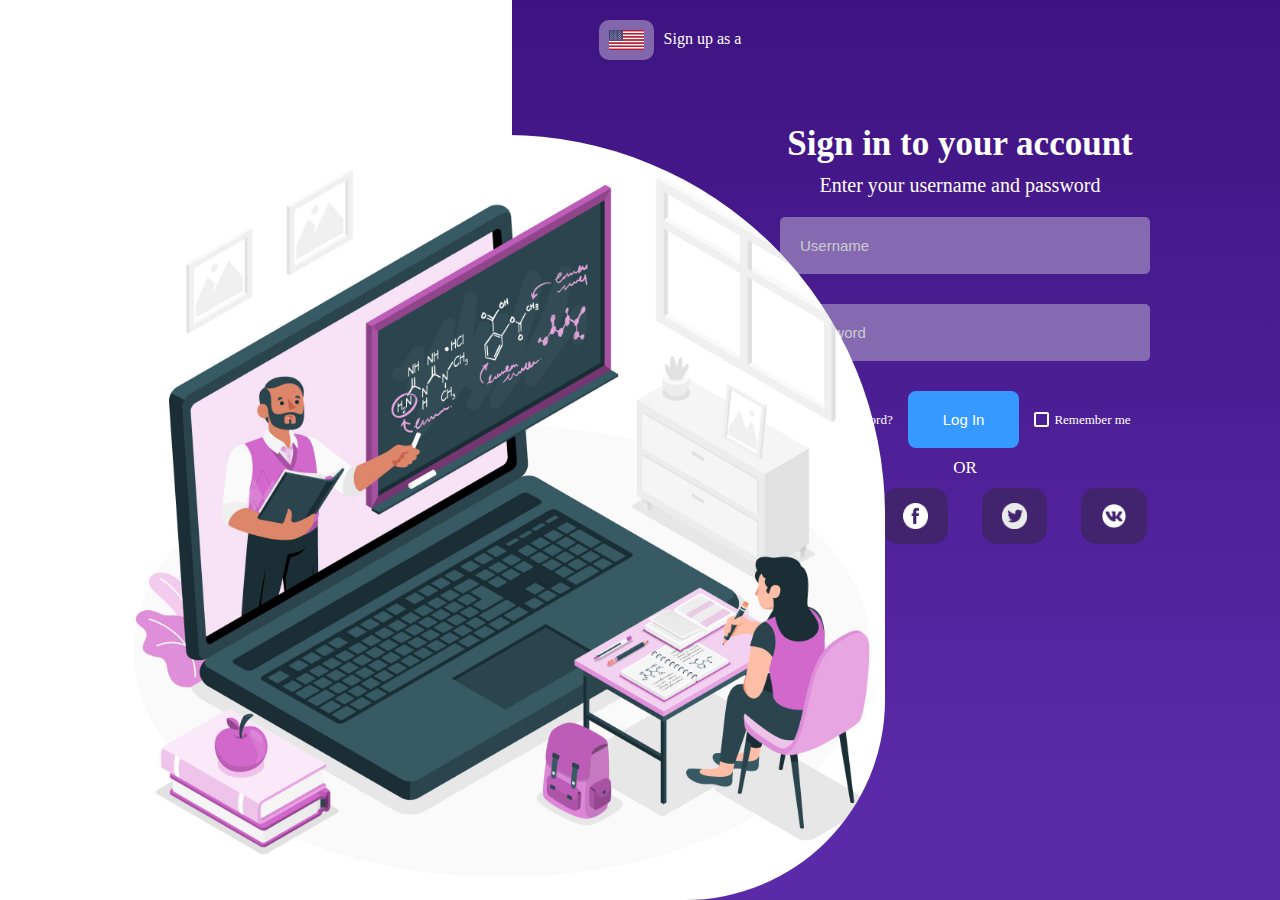
<file: index.html>
<!DOCTYPE html>
<html>
<head>
	<title>Registration</title>
	<meta charset="utf-8">
  <meta name="viewport" content="width-device-width, initial-scale=1.0">
	<link rel="stylesheet" type="text/css" href="css/style.css">
</head>
<body>
  <div class="canvas"></div>
   <div class="container">
   	<div class="dropdowns">
     <div class="dropdown">
   	    		<img src="img/lang.png" class="lang">

    <div class="dd-cont">
     <img src="img/arm-lang.jpg" height="20" width="35">
     <img src="img/lang.png" height="20" width="35">
  </div>

</div>
<div class="dropdown2">
     <span class="button">Sign up as a</span>
<div class="dd-cont2">
       <a href="teacher.html" class="button2">Teacher</a>
       <hr>
     <a href="student.html" class="button2">Student</a>
    </div>
  </div>

  </div>

   	    
   	  <h1 class="reg_text1">Sign in to your account</h1>
   	  <p class="reg_text">Enter your username and password</p>

    <div class="reg">
    	<form>
   	  		<input type="text" placeholder="Username" required="required" id="username" class="input">
   	  		<input type="password" placeholder="Password" required="required" class="input">
   	  		<div class="buttons">
   	  			<a href="" class="forgot">Forgot Password?</a>
   	  			<input type="button" name="" value="Log In" class="login_but">
   	  			<div class="checkbox"></div>
   	  			<span class="log-span">Remember me</span>
   	  		</div>
   	  		<p class="or">OR</p>
   	  		  <div class="socbut">
   	  			<img src="img/google.png" class="icon">
   	  			<img src="img/facebook.png"class="icon">
   	  			<img src="img/twitter.png"class="icon">
   	  			<img src="img/vk.png"class="icon">
   	  		</div>
   	  		   	  </form>
   	  		   	
     </div>
   </div>
   <img src="img/first.jpg" class="main_img">
</body>
</html>
</file>
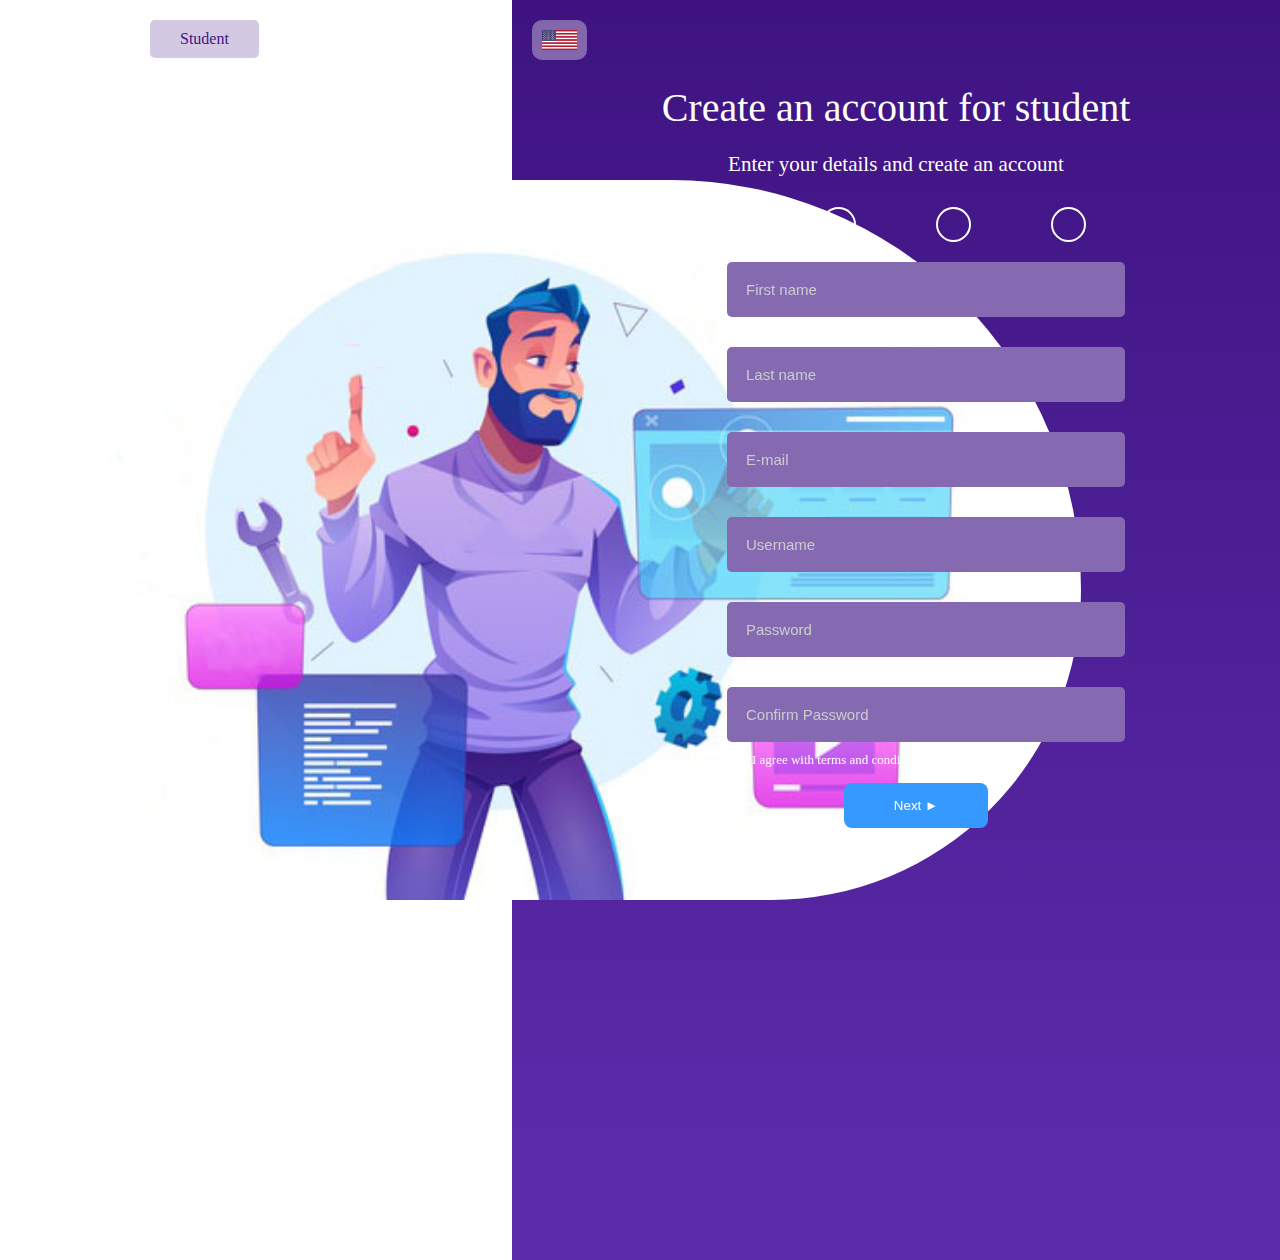
<file: student.html>
<!DOCTYPE html>
<html>
<head>
	<title>Registration</title>
	<meta charset="utf-8">
	<link rel="stylesheet" type="text/css" href="css/style3.css">
  <meta name="viewport" content="width-device-width, initial-scale=1.0">
</head>
<body>


    <img src="img/student.jpg" class="main_img">
  <div class="student"><span>Student</span></div>
   <div class="container">
    <div class="reg-texts">
      <div class="regg">
        <div class="dropdown">
            <img src="img/lang.png" class="lang">
    <div class="dd-cont">
     <img src="img/arm-lang.jpg" height="20" width="35">
     <img src="img/lang.png" height="20" width="35">
  </div>
</div>
<div class="student_1">Student</div>
  <p class="reg_text1">Create an account for student</p>
      <p class="reg_text">Enter your details and create an account</p>
      </div>
    
</div>
    <div class="reg">
      <div class="radios">
  <div class="radio"></div>
 <div class="radio"></div>
 <div class="radio"></div>
 <div class="radio"></div>
</div>
    	<form>
        
   	  		<input type="text" placeholder="First name" required="required" id="username" class="input">
   	  		<input type="text" placeholder="Last name" required="required" class="input">
          <input type="email" name="" placeholder="E-mail" required="required" class="input">
          <input type="text" placeholder="Username" required="required" class="input">
          <input type="password" placeholder="Password" required="required" class="input">
          <input type="password" name="" placeholder="Confirm Password" required="required" class="input" style="margin-bottom: 10px;">

   	  		<div class="buttons">
            <div class="checkbox"></div>
            <span class="log-span">I agree with terms and conditions</span>
          </div>
   	  			<input type="button" name="" value="Next &#9658;" class="login_but">
   	  		   	  </form>
   	  		   	
     </div>
   </div>
</body>
</html>
</file>
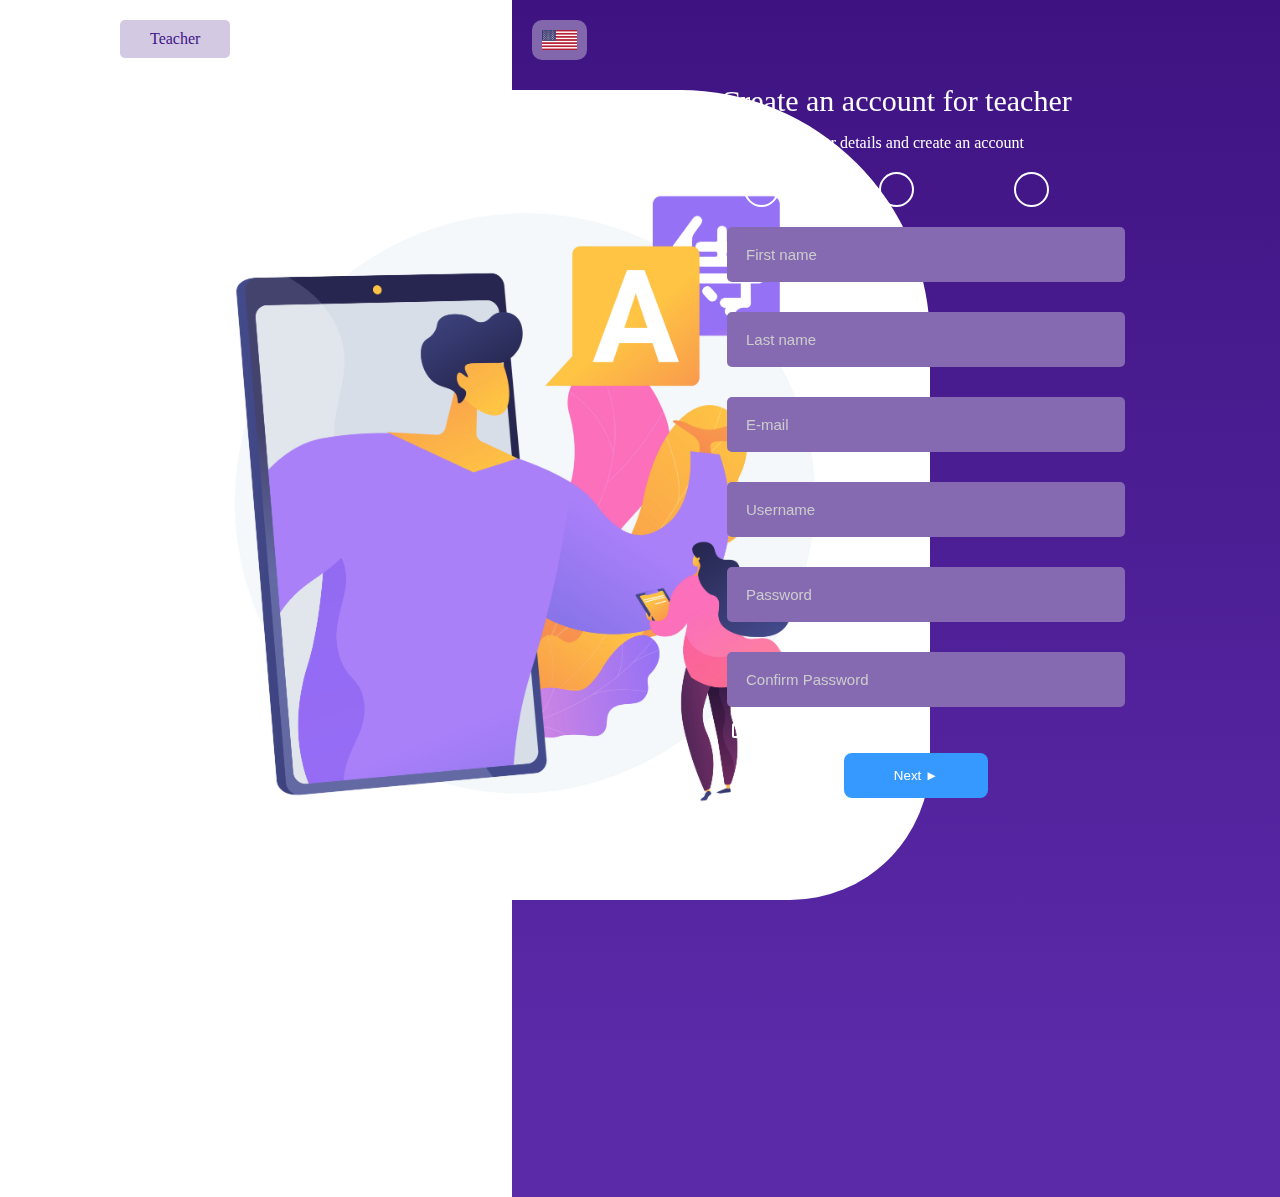
<file: teacher.html>
<!DOCTYPE html>
<html>
<head>
	<title>Registration</title>
	<meta charset="utf-8">
	<link rel="stylesheet" type="text/css" href="css/style2.css">
  <meta name="viewport" content="width-device-width, initial-scale=1.0">
</head>
<body>
  

	<img src="img/teacher.jpg" class="main_img">
      <div class="teacher"><span>Teacher</span></div>
   <div class="container">
    <div class="reg-texts">
      
<div class="regg">
  <div class="dropdown">
            <img src="img/lang.png" class="lang">
    <div class="dd-cont">
     <img src="img/arm-lang.jpg" height="20" width="35">
     <img src="img/lang.png" height="20" width="35">
  </div>
</div>
  <div class="teacher_1"><span>Teacher</span></div>
  <p class="reg_text1">Create an account for teacher</p>
      <p class="reg_text">Enter your details and create an account</p>
      <div class="reg">
        <div class="radios">
  <div class="radio"></div>
 <div class="radio"></div>
 <div class="radio" style="margin-right: 0px;"></div>
</div>
      <form>
        
          <input type="text" placeholder="First name" required="required" id="username" class="input">
          <input type="text" placeholder="Last name" required="required" class="input">
          <input type="email" name="" placeholder="E-mail" required="required" class="input">
          <input type="text" placeholder="Username" required="required" class="input">
          <input type="password" placeholder="Password" required="required" class="input">
          <input type="password" name="" placeholder="Confirm Password" required="required" class="input" style="margin-bottom: 25px;">

          <div class="buttons">
            <div class="checkbox"></div>
            <span class="log-span">I agree with terms and conditions</span>
          </div>
            <input type="button" name="" value="Next &#9658;" class="login_but">
                </form>
              
     </div>
</div>  
</div>
   </div>
   
</body>
</html>
</file>
<file: css/style.css>
body{
  margin:0;
  height: 100vh;
  background: #fff;
  font-family: Bradley Hand, cursive;
}


@media screen and (min-width: 1580px) , (max-width: 1600px){
  .main_img{
    left: 120px;
    bottom: 0px;
    height: 92%;
    border-top-right-radius: 380px;
  border-bottom-right-radius: 200px;
  margin: 0;
  display: block;
  position: absolute;
  bottom: 0px;
  }
.container{
  width: 100%;
  height: 100%;
  /*max-width: 60%;*/
  float: right;
  display: flex;
  align-items: center;
  flex-direction: column;
    background:linear-gradient( #3E1381 0%, #5B2AA9 90%);
    height: 100%;
    /*width: 60%;*/
}
  .lang{ height: 20px; width:35px; background:#8267AD; border: 10px solid #8267AD; border-radius: 10px; }
.canvas{
  float: left;
  height: 100%;
  width: 40%;
  position: absolute;
  background: white;
}
.input{
  width: 360px;
  margin: 30px;
  left: 170px;
  padding: 28px;
  font-size: 20px;
  margin: 30px;
    display: block;
  border: none;
  border-radius: 5px; 
    background: #856AB2;
    color: white;
    -webkit-animation: anim2 0.7s cubic-bezier(0.215, 0.610, 0.355, 1.000) both;
          animation: anim2 0.7s cubic-bezier(0.215, 0.610, 0.355, 1.000) both;
}
form{
  display: inline-block;
  left: 415px;
  flex-direction: column;
  flex-wrap: nowrap;
  position: relative;
}
.reg{
  width: 390px;
  align-items: center;
}
.reg_text{
  margin: 0;
  margin-bottom: 30px;
  font-size: 25px;
  display: flex;
  position: relative;
  left: 460px;
  justify-content: center;
  align-items: center;
  color: #fff;
  -webkit-animation: anim2 0.7s cubic-bezier(0.215, 0.610, 0.355, 1.000) both;
          animation: anim2 0.7s cubic-bezier(0.215, 0.610, 0.355, 1.000) both;
          cursor: default;
}
.reg_text1{
  margin-top:110px;
  margin-bottom: 10px; 
  font-size: 45px;
  position: relative;
  left: 460px;
 display: flex;
  justify-content: center;
/*  align-items: center;*/
  color: #fff;
  -webkit-animation: anim2 0.7s cubic-bezier(0.215, 0.610, 0.355, 1.000) both;
          animation: anim2 0.7s cubic-bezier(0.215, 0.610, 0.355, 1.000) both;
          cursor: default;
}
.buttons{
  display: flex;
  justify-content: center;
  align-content: center;
  align-items: center;
  margin-top: 60px;
}
.forgot{
  font-size: 17px;
  color: white;
  text-decoration: none;
  margin-right: 15px;
}

.login_but{
  padding: 25px 40px;
  font-size: 20px;
  color: white;
  border: none;
  border-radius: 8px;
  background: #3699FF;
  cursor: pointer;

}

.log-span{
  color: white;
  font-size: 17px;
}



.checkbox{
  margin-left: 15px;
  margin-right: 5px;
  height: 20px;
  width: 20px;
  border-radius: 2px;
  box-shadow: 0 0 0 2px white inset;
}
.or{
  color: white;
  display: flex;
  justify-content: center;
  font-size: 17px;
  margin: 35px 0px;
}
.icon{
  height: 8%;
  width: 8%;
  background: #42246E;
  border-radius: 15px;
  padding: 15px 20px;
}


.socbut{
  display: flex;
  justify-content: space-evenly;
    align-items: baseline;
}
.dropdown { 
  margin-left:50px;
  margin-right: 0px;
  margin-top: 20px;
  position: relative;
  display: inline-block;

}
.dropdowns { 
display: flex;
}
}









@media screen and (max-width: 1440px) and (max-height: 900px){
  .main_img{
    left: 120px;
    bottom: 0px;
    height: 80%;
    border-top-right-radius: 380px;
  border-bottom-right-radius: 200px;
  margin: 0;
  display: block;
  position: absolute;
  bottom: 0px;
  }
.container{
  width: 100%;
  height: 100%;
  /*max-width: 60%;*/
  float: right;
  display: flex;
  align-items: center;
  flex-direction: column;
    background:linear-gradient( #3E1381 0%, #5B2AA9 90%);
    height: 100%;
    /*width: 60%;*/
}
.canvas{
  float: left;
  height: 100%;
  width: 40%;
  position: absolute;
  background: white;
}
.input{
  width: 360px;
  margin: 30px;
  left: 170px;
  padding: 28px;
  font-size: 20px;
  margin: 30px;
    display: block;
  border: none;
  border-radius: 5px; 
    background: #856AB2;
    color: white;
    -webkit-animation: anim2 0.7s cubic-bezier(0.215, 0.610, 0.355, 1.000) both;
          animation: anim2 0.7s cubic-bezier(0.215, 0.610, 0.355, 1.000) both;
}
form{
  display: inline-block;
  left: 360px;
  flex-direction: column;
  flex-wrap: nowrap;
  position: relative;
}
.reg{
  width: 390px;
  align-items: center;
}
.reg_text{
  margin: 0;
  margin-bottom: 30px;
  font-size: 25px;
  display: flex;
  position: relative;
  left: 400px;
  justify-content: center;
  align-items: center;
  color: #fff;
  -webkit-animation: anim2 0.7s cubic-bezier(0.215, 0.610, 0.355, 1.000) both;
          animation: anim2 0.7s cubic-bezier(0.215, 0.610, 0.355, 1.000) both;
          cursor: default;
}
.reg_text1{
  margin-top:110px;
  margin-bottom: 10px; 
  font-size: 45px;
  position: relative;
  left: 400px;
 display: flex;
  justify-content: center;
/*  align-items: center;*/
  color: #fff;
  -webkit-animation: anim2 0.7s cubic-bezier(0.215, 0.610, 0.355, 1.000) both;
          animation: anim2 0.7s cubic-bezier(0.215, 0.610, 0.355, 1.000) both;
          cursor: default;
}
.buttons{
  display: flex;
  justify-content: center;
  align-content: center;
  align-items: center;
  margin-top: 60px;
}
.forgot{
  font-size: 17px;
  color: white;
  text-decoration: none;
  margin-right: 15px;
}

.login_but{
  padding: 25px 40px;
  font-size: 20px;
  color: white;
  border: none;
  border-radius: 8px;
  background: #3699FF;
  cursor: pointer;

}

.log-span{
  color: white;
  font-size: 17px;
}



.checkbox{
  margin-left: 15px;
  margin-right: 5px;
  height: 20px;
  width: 20px;
  border-radius: 2px;
  box-shadow: 0 0 0 2px white inset;
}
.or{
  color: white;
  display: flex;
  justify-content: center;
  font-size: 17px;
  margin: 35px 0px;
}
.icon{
  height: 7%;
  width: 7%;
  background: #42246E;
  border-radius: 15px;
  padding: 15px 20px;
}


.socbut{
  display: flex;
  justify-content: space-evenly;
    align-items: baseline;
}
.dropdown { 
  margin-left:50px;
  margin-right: 0px;
  margin-top: 20px;
  position: relative;
  display: inline-block;

}
.dropdowns { 
display: flex;
}
}





@media screen and (min-width: 1280px) , (max-width: 1366px) and (max-height: 768px){
  .main_img{
    left: 120px;
    bottom: 0px;
    height: 85%;
    border-top-right-radius: 380px;
  border-bottom-right-radius: 200px;
  margin: 0;
  display: block;
  position: absolute;
  bottom: 0px;
  }
.container{
  width: 100%;
  height: 100%;
  /*max-width: 60%;*/
  float: right;
  display: flex;
  align-items: center;
  flex-direction: column;
    background:linear-gradient( #3E1381 0%, #5B2AA9 90%);
    height: 100%;
    /*width: 60%;*/
}
.canvas{
  float: left;
  height: 100%;
  width: 40%;
  position: absolute;
  background: white;
}
.input{
  width: 330px;
  margin: 30px;
  left: 170px;
  padding: 20px;
  font-size: 15px;
  margin: 30px;
    display: block;
  border: none;
  border-radius: 5px; 
    background: #856AB2;
    color: white;
    -webkit-animation: anim2 0.7s cubic-bezier(0.215, 0.610, 0.355, 1.000) both;
          animation: anim2 0.7s cubic-bezier(0.215, 0.610, 0.355, 1.000) both;
}
form{
  display: inline-block;
  left: 305px;
  flex-direction: column;
  flex-wrap: nowrap;
  position: relative;
}
.reg{
  width: 390px;
  align-items: center;
}
.reg_text{
  margin: 0;
  margin-bottom: 0px;
  font-size: 20px;
  display: flex;
  position: relative;
  left: 320px;
  justify-content: center;
  align-items: center;
  color: #fff;
  -webkit-animation: anim2 0.7s cubic-bezier(0.215, 0.610, 0.355, 1.000) both;
          animation: anim2 0.7s cubic-bezier(0.215, 0.610, 0.355, 1.000) both;
          cursor: default;
}
.reg_text1{
  margin-top:60px;
  margin-bottom: 10px; 
  font-size: 35px;
  position: relative;
  left: 320px;
 display: flex;
  justify-content: center;
/*  align-items: center;*/
  color: #fff;
  -webkit-animation: anim2 0.7s cubic-bezier(0.215, 0.610, 0.355, 1.000) both;
          animation: anim2 0.7s cubic-bezier(0.215, 0.610, 0.355, 1.000) both;
          cursor: default;
}
.buttons{
  display: flex;
  justify-content: center;
  align-content: center;
  align-items: center;
  margin-top: 20px;
}
.forgot{
  font-size: 13px;
  color: white;
  text-decoration: none;
  margin-right: 15px;
}

.login_but{
  padding: 20px 35px;
  font-size: 15px;
  color: white;
  border: none;
  border-radius: 8px;
  background: #3699FF;
  cursor: pointer;

}

.log-span{
  color: white;
  font-size: 13px;
}



.checkbox{
  margin-left: 15px;
  margin-right: 5px;
  height: 15px;
  width: 15px;
  border-radius: 2px;
  box-shadow: 0 0 0 2px white inset;
}
.or{
  color: white;
  display: flex;
  justify-content: center;
  font-size: 17px;
  margin: 10px 0px;
}
.icon{
  height: 6%;
  width: 6%;
  background: #42246E;
  border-radius: 15px;
  padding: 15px 20px;
}


.socbut{
  display: flex;
  justify-content: space-evenly;
    align-items: baseline;
}
.dropdown { 
  margin-left:50px;
  margin-right: 0px;
  margin-top: 20px;
  position: relative;
  display: inline-block;

}
.dropdowns { 
display: flex;
}
}





@media screen and (min-width: 1880px) , (max-width: 1920px) and (min-height: 1080px){
  .main_img{
    left: 120px;
    bottom: 0px;
    height: 90%;
    border-top-right-radius: 380px;
  border-bottom-right-radius: 200px;
  margin: 0;
  display: block;
  position: absolute;
  bottom: 0px;
  }
.container{
  width: 100%;
  height: 100%;
  /*max-width: 60%;*/
  float: right;
  display: flex;
  align-items: center;
  flex-direction: column;
    background:linear-gradient( #3E1381 0%, #5B2AA9 90%);
    height: 100%;
    /*width: 60%;*/
}
  .lang{
  height: 30px;
  width:45px;
  background:#8267AD; 
  border: 10px solid #8267AD;
  border-radius: 10px;
}
  .button{
  font-size:20px;
  }
.canvas{
  float: left;
  height: 100%;
  width: 40%;
  position: absolute;
  background: white;
}
.input{
  width: 470px;
  margin: 30px;
  left: 170px;
  padding: 35px;
  font-size: 25px;
  margin: 30px;
    display: block;
  border: none;
  border-radius: 5px; 
    background: #856AB2;
    color: white;
    -webkit-animation: anim2 0.7s cubic-bezier(0.215, 0.610, 0.355, 1.000) both;
          animation: anim2 0.7s cubic-bezier(0.215, 0.610, 0.355, 1.000) both;
}
form{
  display: inline-block;
  left: 440px;
  flex-direction: column;
  flex-wrap: nowrap;
  position: relative;
}
.reg{
  width: 390px;
  align-items: center;
}
.reg_text{
  margin-bottom: 30px;
  font-size: 30px;
  display: flex;
  position: relative;
  left:525px;
  justify-content: center;
  align-items: center;
  color: #fff;
  -webkit-animation: anim2 0.7s cubic-bezier(0.215, 0.610, 0.355, 1.000) both;
          animation: anim2 0.7s cubic-bezier(0.215, 0.610, 0.355, 1.000) both;
          cursor: default;
}
.reg_text1{
  margin-top:70px;
  margin-bottom: 10px; 
  font-size: 50px;
  position: relative;
  left: 530px;
 display: flex;
  justify-content: center;
/*  align-items: center;*/
  color: #fff;
  -webkit-animation: anim2 0.7s cubic-bezier(0.215, 0.610, 0.355, 1.000) both;
          animation: anim2 0.7s cubic-bezier(0.215, 0.610, 0.355, 1.000) both;
          cursor: default;
}
.buttons{
  display: flex;
  justify-content: center;
  align-content: center;
  align-items: center;
  margin-top: 60px;
}
.forgot{
  font-size: 20px;
  color: white;
  text-decoration: none;
  margin-right: 15px;
}

.login_but{
  padding: 25px 40px;
  font-size: 20px;
  color: white;
  border: none;
  border-radius: 8px;
  background: #3699FF;
  cursor: pointer;

}

.log-span{
  color: white;
  font-size: 20px;
}



.checkbox{
  margin-left: 15px;
  margin-right: 5px;
  height: 25px;
  width: 25px;
  border-radius: 2px;
  box-shadow: 0 0 0 2px white inset;
}
.or{
  color: white;
  display: flex;
  justify-content: center;
  font-size: 20px;
  margin: 35px 0px;
}
.icon{
  height: 10%;
  width: 10%;
  background: #42246E;
  border-radius: 15px;
  padding: 15px 20px;
}


.socbut{
  display: flex;
  justify-content: space-evenly;
    align-items: baseline;
}
.dropdown { 
  margin-left:50px;
  margin-right: 0px;
  margin-top: 20px;
  position: relative;
  display: inline-block;

}
.dropdowns { 
display: flex;
}
}





@media screen and (max-width: 420px) , (max-width: 720px){ 
  .main_img{
    left: 120px;
    bottom: 0px;
    height: 0%;
    border-top-right-radius: 380px;
  border-bottom-right-radius: 200px;
  margin: 0;
  display: block;
  position: absolute;
  bottom: 0px;
  }
.container{
  width: 100%;
  height: 100%;
  max-width: 100%;
  /*max-width: 60%;*/
 /* float: right;*/
  display: flex;
  align-items: center;
  flex-direction: column;
    background:linear-gradient( #3E1381 0%, #5B2AA9 90%);
    height: 100%;
    /*width: 60%;*/
}
.canvas{
  /*float: left;*/
  height: 0%;
  width: 0%;
  position: absolute;
}
.input{
  width: 270px;
  margin: 30px 40px;
  left: 170px;
  padding: 20px;
  font-size: 15px;
    display: block;
  border: none;
  border-radius: 5px; 
    background: #856AB2;
    color: white;
    -webkit-animation: anim2 0.7s cubic-bezier(0.215, 0.610, 0.355, 1.000) both;
          animation: anim2 0.7s cubic-bezier(0.215, 0.610, 0.355, 1.000) both;
}
form{
  display: inline-block;
  left: 0px;
  flex-direction: column;
  flex-wrap: nowrap;
  position: relative;
  scale:100%;
}
.reg{
  width: 390px;
  align-items: center;
}
.reg_text{
  margin: 0;
  margin-bottom: 0px;
  font-size: 15px;
  display: flex;
  position: relative;
  left: 0px;
  justify-content: center;
  align-items: center;
  color: #fff;
  -webkit-animation: anim2 0.7s cubic-bezier(0.215, 0.610, 0.355, 1.000) both;
          animation: anim2 0.7s cubic-bezier(0.215, 0.610, 0.355, 1.000) both;
          cursor: default;
}
.reg_text1{
  margin-top:45px;
  margin-bottom: 10px; 
  font-size: 30px;
  position: relative;
  left: 0px;
 display: flex;
  justify-content: center;
/*  align-items: center;*/
  color: #fff;
  -webkit-animation: anim2 0.7s cubic-bezier(0.215, 0.610, 0.355, 1.000) both;
          animation: anim2 0.7s cubic-bezier(0.215, 0.610, 0.355, 1.000) both;
          cursor: default;
}
.buttons{
  display: flex;
  justify-content: center;
  align-content: center;
  align-items: center;
}
.forgot{
  font-size: 13px;
  color: white;
  text-decoration: none;
  margin-right: 15px;
}

.login_but{
  padding: 15px 35px;
  font-size: 15px;
  color: white;
  border: none;
  border-radius: 8px;
  background: #3699FF;
  cursor: pointer;

}

.log-span{
  color: white;
  font-size: 13px;
}



.checkbox{
  margin-left: 15px;
  margin-right: 5px;
  height: 15px;
  width: 15px;
  border-radius: 2px;
  box-shadow: 0 0 0 2px white inset;
}
.or{
  color: white;
  display: flex;
  justify-content: center;
  font-size: 17px;
  margin: 10px 0px;
}
.icon{
  height: 4%;
  width: 4%;
  background: #42246E;
  border-radius: 15px;
  padding: 15px 20px;
}


.socbut{
  display: flex;
  justify-content: space-evenly;
    align-items: baseline;
}
.dropdown { 
  margin-left:-175px;
  margin-right: 0px;
  margin-top: 20px;
  position: relative;
  display: inline-block;

}
.dropdowns { 
display: flex;
}
}

.dd-cont {
  display: none;
  position: absolute;
  background-color: #8267AD;
  border-radius: 10px;
  box-shadow: 0px 8px 16px 0px rgba(0,0,0,0.2);
  padding: 12px 16px;
  z-index: 1;
  
}


.dropdown:hover .dd-cont {
  display: block;
}
.dropdown:hover .dd-cont{
  -webkit-animation: anim1 0.4s cubic-bezier(0.390, 0.575, 0.565, 1.000) both;
          animation: anim1 0.4s cubic-bezier(0.390, 0.575, 0.565, 1.000) both;
}


/*dropdown2*/

.dropdown2{
  color: #fff;
  display: inline-block;
  cursor: default;
    position: relative;
    top: 30px;
    left: 10px;
}

.dropdown2:hover .dd-cont2 {
  display: block;
}
.dropdown2:hover .dd-cont2{
  -webkit-animation: anim1 0.4s cubic-bezier(0.390, 0.575, 0.565, 1.000) both;
          animation: anim1 0.4s cubic-bezier(0.390, 0.575, 0.565, 1.000) both;
}

.dd-cont2 {
  display: none;
  position: absolute;
  background-color: #8267AD;
  border-radius: 10px;
  box-shadow: 0px 8px 16px 0px rgba(0,0,0,0.2);
  padding: 12px 16px;
  z-index: 1;
  
}

.button{
  color: #fff;
  text-decoration: none;
}


.button2{
  color: #fff;
  text-decoration: none;
}
#username{
  margin-top: 20px;
}

::placeholder{
  color: #CCCCCC;
}

    .forgot:hover {
      color: #CCCCCC;
        animation: forgot 0.2s ease-in-out infinite alternate;
        -webkit-animation: forgot 0.2s ease-in-out infinite alternate;
    }
.login_but:hover{
  animation: login 0.5s infinite;
}

.checkbox:hover{
  box-shadow: 0 0 0 2px #B5B5B5 inset;
    animation: forgot 0.2s ease-in-out infinite alternate;
        -webkit-animation: forgot 0.2s ease-in-out infinite alternate;
        cursor: pointer;
}

.radio{
   margin-right: 30px;
   margin-left: 30px;
   max-height: 100%;
   max-width: 100%;
  height: 40px;
  width: 40px;
  border-radius: 20px;
  box-shadow: 0 0 0 2px white inset;
}

.radios{
  display: flex;
  justify-content: space-between;
}




@keyframes login {
  from {background-color: #3699FF;}
  to {background-color: #3671FF;}
}


@-webkit-keyframes anim1 {
  0% {
    -webkit-transform: scaleY(0.4);
            transform: scaleY(0.4);
    -webkit-transform-origin: 100% 0%;
            transform-origin: 100% 0%;
  }
  100% {
    -webkit-transform: scaleY(1);
            transform: scaleY(1);
    -webkit-transform-origin: 100% 0%;
            transform-origin: 100% 0%;
  }
}
@keyframes anim1 {
  0% {
    -webkit-transform: scaleY(0.4);
            transform: scaleY(0.4);
    -webkit-transform-origin: 100% 0%;
            transform-origin: 100% 0%;
  }
  100% {
    -webkit-transform: scaleY(1);
            transform: scaleY(1);
    -webkit-transform-origin: 100% 0%;
            transform-origin: 100% 0%;
  }
}

@-webkit-keyframes anim2 {
  0% {
    letter-spacing: -0.5em;
    opacity: 0;
  }
  40% {
    opacity: 0.6;
  }
  100% {
    opacity: 1;
  }
}
@keyframes anim2 {
  0% {
    letter-spacing: -0.5em;
    opacity: 0;
  }
  40% {
    opacity: 0.6;
  }
  100% {
    opacity: 1;
  }
}
</file>
<file: css/style3.css>
body{
  margin:0;
  height: 100vh;
  background: #fff;
  font-family: Bradley Hand, cursive;
}



::placeholder{
  color: #CCCCCC;
}

.login_but:hover{
  animation: login 0.5s infinite;
}
.checkbox:hover{
  box-shadow: 0 0 0 2px #B5B5B5 inset;
    animation: forgot 0.2s ease-in-out infinite alternate;
        -webkit-animation: forgot 0.2s ease-in-out infinite alternate;
        cursor: pointer;
}


.dropdown:hover .dd-cont {
  display: block;
}
.dropdown:hover .dd-cont{
  -webkit-animation: anim1 0.4s cubic-bezier(0.390, 0.575, 0.565, 1.000) both;
          animation: anim1 0.4s cubic-bezier(0.390, 0.575, 0.565, 1.000) both;
}

.lang:hover{
-webkit-animation: vibracia 0.4s linear infinite both;
          animation: vibracia 0.4s linear infinite both;
}

.dropdown2{
  color: #fff;
  display: inline-block;
  cursor: default;
    position: relative;
    top: 30px;
    left: 10px;
}

.dropdown2:hover .dd-cont2 {
  display: block;
}
.dropdown2:hover .dd-cont2{
  -webkit-animation: anim1 0.4s cubic-bezier(0.390, 0.575, 0.565, 1.000) both;
          animation: anim1 0.4s cubic-bezier(0.390, 0.575, 0.565, 1.000) both;
}

.dd-cont2 {
  display: none;
  position: absolute;
  background-color: #8267AD;
  border-radius: 10px;
  box-shadow: 0px 8px 16px 0px rgba(0,0,0,0.2);
  padding: 12px 16px;
  z-index: 1;
  
}

.button{
  color: #fff;
  text-decoration: none;

}


.button2{
  color: #fff;
  text-decoration: none;
}


#username{
  margin-top: 20px;
}

@keyframes login {
  from {background-color: #3699FF;}
  to {background-color: #3671FF;}
}

@keyframes student {
  from {background-color: #D3C9E3;}
  to {background-color: #D3A6E3;}
}


@-webkit-keyframes anim1 {
  0% {
    -webkit-transform: scaleY(0.4);
            transform: scaleY(0.4);
    -webkit-transform-origin: 100% 0%;
            transform-origin: 100% 0%;
  }
  100% {
    -webkit-transform: scaleY(1);
            transform: scaleY(1);
    -webkit-transform-origin: 100% 0%;
            transform-origin: 100% 0%;
  }
}
@keyframes anim1 {
  0% {
    -webkit-transform: scaleY(0.4);
            transform: scaleY(0.4);
    -webkit-transform-origin: 100% 0%;
            transform-origin: 100% 0%;
  }
  100% {
    -webkit-transform: scaleY(1);
            transform: scaleY(1);
    -webkit-transform-origin: 100% 0%;
            transform-origin: 100% 0%;
  }
}

@-webkit-keyframes anim2 {
  0% {
    letter-spacing: -0.5em;
    opacity: 0;
  }
  40% {
    opacity: 0.6;
  }
  100% {
    opacity: 1;
  }
}
@keyframes anim2 {
  0% {
    letter-spacing: -0.5em;
    opacity: 0;
  }
  40% {
    opacity: 0.6;
  }
  100% {
    opacity: 1;
  }
}

.main_img{
  max-width: 100%;
  margin: 0;
  display: block;
  position: fixed;
  bottom: 0px;
  border-top-right-radius: 230px;
  border-bottom-right-radius: 100px;
}

.container{
  max-width: 60%;
  float: right;
    background:linear-gradient( #3E1381 0%, #5B2AA9 90%);
    /*height: 100%;*/
    width: 60%;
}

.reg_text1{
  margin: 20px 0 0 0;
  position: relative;
  font-size: 30px;
 display: flex;
  justify-content: center;
  align-items: center;
  color: #fff;
  -webkit-animation: anim2 0.7s cubic-bezier(0.215, 0.610, 0.355, 1.000) both;
          animation: anim2 0.7s cubic-bezier(0.215, 0.610, 0.355, 1.000) both;
          cursor: default;
}

.reg_text{
  display: flex;
  justify-content: center;
  align-items: center;
  color: #fff;
  -webkit-animation: anim2 0.7s cubic-bezier(0.215, 0.610, 0.355, 1.000) both;
          animation: anim2 0.7s cubic-bezier(0.215, 0.610, 0.355, 1.000) both;
          cursor: default;
}

.reg-texts .reg_text{
  margin-bottom: 20px;
  display: flex;
  justify-content: center;
  flex-direction: column;
  align-items: center;
}


.regg{
  display: flex;
  justify-content: center;
  flex-direction: column;
  margin-bottom: 10px;
}

.student_1{
  display: none;
}
.student{
  float: left;
  text-align: center;
  margin: 20px 120px;
  border-radius: 5px;
  padding: 10px 30px;
   background: #D3C9E3;
    color:#401584;
    
}


.lang{
    margin-top: 20px;
  height: 20px;
  width:35px;
  background:#8267AD; 
  border: 10px solid #8267AD;
  border-radius: 10px;
}

.dropdown { 
  width: 30px;
  float: left;
  margin-left:20px;
  margin-right: 0px;
  position: relative;
  display: inline-block;
}

.dropdowns { 
display: flex;
}

.dd-cont {
  display: none;
  position: absolute;
  background-color: #8267AD;
  border-radius: 10px;
  box-shadow: 0px 8px 16px 0px rgba(0,0,0,0.2);
  padding: 12px 16px;
  z-index: 1;
}

form{
  display: inline-block;
  flex-direction: column;
  flex-wrap: nowrap;
  position: relative;
  left: 200px;
}
.input{
  position: relative;
  left: 10px;
    margin: 30px 0px;
    display: block;
    width: 360px;
  border: none;
  border-radius: 5px; 
  padding: 20px;
    background: #856AB2;
    color: white;
    font-size: 15px;
    -webkit-animation: anim2 0.7s cubic-bezier(0.215, 0.610, 0.355, 1.000) both;
          animation: anim2 0.7s cubic-bezier(0.215, 0.610, 0.355, 1.000) both;
}


.reg{
/*  width: 400px;*/
  align-items: center;

}


.login_but{
  margin-left:auto;
  margin-right: auto;
  margin-top: 15px;
  margin-bottom: 15px;
  display: flex;
  justify-content: center;
  padding: 15px 50px;
  color: white;
  border: none;
  border-radius: 8px;
  background: #3699FF;
  cursor: pointer;

}



.buttons{
  display: flex;
  justify-content: flex-start;
  align-content: center;
  align-items: center;
}

.log-span{
  color: white;
  font-size: 13px;
}


.checkbox{
  margin-left: 15px;
  margin-right: 5px;
  height: 15px;
  width: 15px;
  border-radius: 2px;
  box-shadow: 0 0 0 2px white inset;
}

.radio{
  margin: 0px 40px;
   max-height: 100%;
   max-width: 100%;
   position: relative;
  height: 40px;
  width: 40px;
  border-radius: 20px;
  box-shadow: 0 0 0 2px white inset;
}

.radios{
  display: flex;
  justify-content: center;
  margin: 0px 100px;

}

.icon{
  height: 10%;
  width: 10%;
  background: #42246E;
  border-radius: 10px;
  padding: 5px 10px;
}


.socbut{
  display: flex;
  justify-content: space-evenly;
    align-items: baseline;
}











@media (max-width: 1920px) {
  .main_img{
    height: 80%;
    border-top-right-radius: 500px;
    border-bottom-right-radius: 340px;
  }
  form{
    left: 367px;
  }
  .container{
    height: 115%;
    max-height: 115%;
  }
  .reg{
    left: 0px;
  }
  .reg_text1{
    font-size: 40px;
    left: 0px;
  }
  .reg_text{
    position: relative;
    left: 0px;
    font-size: 21px;
  }
  .student{
    margin: 20px 150px;
  }
  .buttons{
    margin-top: 0;
  }
}

@media (max-width: 1800px) {
   form{
    left: 332px;
   }
   .main_img{
    height: 75%;
   }
   .buttons{
    margin-top: 0;
  }
}

@media (max-width: 1650px) {
  .main_img{
    height: 68%;
  }
   form{
    left: 287px;
   }
   .buttons{
    margin-top: 0;
  }
}

@media (max-width: 1600px) {
   .main_img{
    height: 81%;
    border-top-right-radius: 450px;
    border-bottom-right-radius: 340px;
  }
  form{
    left: 272px;
  }
  .container{
    height: 115%;
    max-height: 115%;
  }
  .radio{
    height: 35px;
    width: 35px;
  }
  .input{
    padding: 19px;
  }
 .buttons{
  margin-top: -10px;
 }
}

@media (max-width: 1500px) {
  .main_img{
  height: 75%;
  }
   form{
    left: 243px;
   }
   .buttons{
    margin-top: 0;
  }
}


@media (max-width: 1440px){
.main_img{
  height: 71%;
    border-top-right-radius: 450px;
    border-bottom-right-radius: 340px;
  }
   form{
    left: 225px;
   }
   .buttons{
    margin-top: 0;
  }
}

@media (max-width: 1366px)/*and (max-height: 625px)*/{
  .main_img{
    height: 80%;
    border-top-right-radius: 450px;
    border-bottom-right-radius: 340px;
  }
.container{
  height: 140%;
  max-height: 140%;
}
form{
  left: 205px;
}
.buttons{
    margin-top: 0;
  }
}

@media (max-width: 1024px)/*and (max-height: 625px)*/{
 .main_img{
  height: 58%;
  border-top-right-radius: 450px;
    border-bottom-right-radius: 340px;
 }
 .container{
  height: 135%;
  max-height: 135%;
 }
 .input{
  width: 300px;
 }
 form{
  left: 70px;
 }
.reg{
  margin-left: 55px;
  left: 0;
}
.regg{
  left: 0;
}
.reg_text1{
  font-size: 30px;
  left: 0;
}
.reg_text{
  font-size: 15px;
  left: 0;
}
.radio{
  margin: 0 24px;
  position: relative;
  left: -29px;
}
.student{
  margin-left: 15px;
}
}

@media (max-width: 768px) {
  .main_img{
    display: none;
  }
  .container{
    height: 175%;
    max-width: 100%;
    width: 100%;
  }
  .student{
    position: absolute;
    left: 600px;
  }
  .reg_text1{
    margin-top: 70px;
    margin-left:0;
    font-size: 45px; 
  }
  .reg_text{
    margin-left:0; 
    font-size: 25px; 
  }
  .radios{
    margin: 0;
  }
  .radio{
    margin-right: 73px;
    left: -4px;
    height: 45px;
    width: 45px;
    border-radius: 25px;
  }
  .input{
    padding: 30px;
    width: 450px;
    height: 35px;
    border-radius: 10px;
    font-size: 25px;
  }
  form{
    left: 65px;
  }
  .checkbox{
     height: 30px;
    width: 30px;
  }
  .log-span {
    font-size: 20px;
}
.login_but{
  padding: 25px 60px;
  font-size: 20px;
}
}

@media (max-width: 745px){
  .student{
    left: 590px;
  }
}


@media (max-width: 470px){
  .main_img{
    display: none;
  }
  .container{
    max-width: 100%;
    width: 100%;
  }
  .student{
    position: absolute;
    left: 310px;
  }
  .reg_text1{
    font-size: 30px; 
  }
  .reg_text{ 
    font-size: 15px; 
  }
  .reg{
    margin-left: 0;
  }
  .radios{
    margin: 0;
  }
  .radio{
    margin-right: 24px;
    left: 0px;
    height: 35px;
    width: 35px;
    border-radius: 25px;
  }
  .input{
    left: 0px;
    padding: 15px;
    width: 300px;
    /*height: 35px;*/
    border-radius: 5px;
    font-size: 15px;
  }
  form{
    left: 70px;
  }
  .checkbox{
     height: 30px;
    width: 30px;
  }
  .log-span {
    font-size: 15px;
}
.login_but{
  padding: 15px 50px;
  font-size: 15px;
}
.checkbox{
  height: 20px;
  width: 20px;
}

}


@media (max-width: 450px){

  .student{
    position: absolute;
    left: 290px;
  }
  .reg_text1{
    margin-left: -15px;
    font-size: 28px; 
  }
  .reg_text{ 
    margin-left: -15px;
    font-size: 16px; 
  }
  .reg{
    margin-left: 0;
  }
  .radios{
    margin: 0;
  }
  .radio{
    margin-right: 30px;
    left: -5px;
    height: 35px;
    width: 35px;
    border-radius: 25px;
  }
  .input{
    left: 0px;
    padding: 15px;
    width: 300px;
    /*height: 35px;*/
    border-radius: 5px;
    font-size: 15px;
  }
  form{
    left: 53px;
  }
  .checkbox{
     height: 30px;
    width: 30px;
  }
  .log-span {
    font-size: 15px;
}
.login_but{
  padding: 15px 50px;
  font-size: 15px;
}
.checkbox{
  height: 20px;
  width: 20px;
}

}

@media (max-width: 430px){
  .student{
    left: 280px;
  }
}

@media (max-width: 400px){
  .student{
    left: 250px;
  }
  .reg_text1{
    font-size: 26px;
  }
  .reg_text{
    font-size: 14px;
  }
  form{
    left: 30px;
  }
}

@media (max-width: 380px){

  .student{
    left: 230px;
  }
  .reg_text1{
    font-size: 24px;
  }
  .reg_text{
    font-size: 14px;
  }
  .input{
    padding: 10px;
    width: 280px;
    font-size: 15px;
  }
  form{
    left: 31px;
  }
}

@media (max-width: 350px){
  .student{
    left: 200px;
  }
  .reg_text1{
    font-size: 22px;
  }
  .reg_text{
    font-size: 13px;
  }
  .input{
    left: -13px;
    padding: 5px;
    width: 250px;
    font-size: 13px;
  }
  form{
    left: 50px;
  }
  .radio{
    margin-right: 20px;
    width: 30px;
    height: 30px;
  }
  .checkbox{
    height: 15px;
    width: 15px;
  }
  .log-span{
    font-size: 12px;
  }
  .buttons{
    position: relative;
    left: -20px;
  }
}

@media (max-width: 325px){
  .student{
    left: 180px;
  }
}

@media (max-width: 300px){
  .student{
    left: 150px;
  }
  form{
    left: 35px;
  }
  .reg_text1{
    font-size: 20px;
  }
  .reg_text{
    font-size: 12px;
  }
}
</file>
<file: css/style2.css>
body{
  margin:0;
  height: 100vh;
  background: #fff;
  font-family: Bradley Hand, cursive;
}



::placeholder{
  color: #CCCCCC;
}

.login_but:hover{
  animation: login 0.5s infinite;
}
.checkbox:hover{
  box-shadow: 0 0 0 2px #B5B5B5 inset;
    animation: forgot 0.2s ease-in-out infinite alternate;
        -webkit-animation: forgot 0.2s ease-in-out infinite alternate;
        cursor: pointer;
}


.dropdown:hover .dd-cont {
  display: block;
}
.dropdown:hover .dd-cont{
  -webkit-animation: anim1 0.4s cubic-bezier(0.390, 0.575, 0.565, 1.000) both;
          animation: anim1 0.4s cubic-bezier(0.390, 0.575, 0.565, 1.000) both;
}

.lang:hover{
-webkit-animation: vibracia 0.4s linear infinite both;
          animation: vibracia 0.4s linear infinite both;
}

.dropdown2{
  color: #fff;
  display: inline-block;
  cursor: default;
    position: relative;
    top: 30px;
    left: 10px;
}

.dropdown2:hover .dd-cont2 {
  display: block;
}
.dropdown2:hover .dd-cont2{
  -webkit-animation: anim1 0.4s cubic-bezier(0.390, 0.575, 0.565, 1.000) both;
          animation: anim1 0.4s cubic-bezier(0.390, 0.575, 0.565, 1.000) both;
}

.dd-cont2 {
  display: none;
  position: absolute;
  background-color: #8267AD;
  border-radius: 10px;
  box-shadow: 0px 8px 16px 0px rgba(0,0,0,0.2);
  padding: 12px 16px;
  z-index: 1;
  
}

.button{
  color: #fff;
  text-decoration: none;

}


.button2{
  color: #fff;
  text-decoration: none;
}


#username{
  margin-top: 20px;
}

@keyframes login {
  from {background-color: #3699FF;}
  to {background-color: #3671FF;}
}

@keyframes teacher {
  from {background-color: #D3C9E3;}
  to {background-color: #D3A6E3;}
}


@-webkit-keyframes anim1 {
  0% {
    -webkit-transform: scaleY(0.4);
            transform: scaleY(0.4);
    -webkit-transform-origin: 100% 0%;
            transform-origin: 100% 0%;
  }
  100% {
    -webkit-transform: scaleY(1);
            transform: scaleY(1);
    -webkit-transform-origin: 100% 0%;
            transform-origin: 100% 0%;
  }
}
@keyframes anim1 {
  0% {
    -webkit-transform: scaleY(0.4);
            transform: scaleY(0.4);
    -webkit-transform-origin: 100% 0%;
            transform-origin: 100% 0%;
  }
  100% {
    -webkit-transform: scaleY(1);
            transform: scaleY(1);
    -webkit-transform-origin: 100% 0%;
            transform-origin: 100% 0%;
  }
}

@-webkit-keyframes anim2 {
  0% {
    letter-spacing: -0.5em;
    opacity: 0;
  }
  40% {
    opacity: 0.6;
  }
  100% {
    opacity: 1;
  }
}
@keyframes anim2 {
  0% {
    letter-spacing: -0.5em;
    opacity: 0;
  }
  40% {
    opacity: 0.6;
  }
  100% {
    opacity: 1;
  }
}

.main_img{
  max-width: 100%;
  margin: 0;
  display: block;
  position: fixed;
  bottom: 0px;
  left: 120px;
  height: auto;
  border-top-right-radius: 230px;
  border-bottom-right-radius: 100px;
}

.container{
  max-width: 60%;
  float: right;
    background:linear-gradient( #3E1381 0%, #5B2AA9 90%);
    /*height: 100%;*/
    width: 60%;
}

.reg_text1{
  margin: 20px 0 0 0;
  position: relative;
  font-size: 30px;
 display: flex;
  justify-content: center;
  align-items: center;
  color: #fff;
  -webkit-animation: anim2 0.7s cubic-bezier(0.215, 0.610, 0.355, 1.000) both;
          animation: anim2 0.7s cubic-bezier(0.215, 0.610, 0.355, 1.000) both;
          cursor: default;
}

.reg_text{
  display: flex;
  justify-content: center;
  align-items: center;
  color: #fff;
  -webkit-animation: anim2 0.7s cubic-bezier(0.215, 0.610, 0.355, 1.000) both;
          animation: anim2 0.7s cubic-bezier(0.215, 0.610, 0.355, 1.000) both;
          cursor: default;
}

.reg-texts .reg_text{
  margin-bottom: 20px;
  display: flex;
  justify-content: center;
  flex-direction: column;
  align-items: center;
}


.regg{
  display: flex;
  justify-content: center;
  flex-direction: column;
  margin-bottom: 10px;
}

.teacher_1{
  display: none;
}
.teacher{
  float: left;
  text-align: center;
  margin: 20px 120px;
  border-radius: 5px;
  padding: 10px 30px;
   background: #D3C9E3;
    color:#401584;
    
}


.lang{
    margin-top: 20px;
  height: 20px;
  width:35px;
  background:#8267AD; 
  border: 10px solid #8267AD;
  border-radius: 10px;
}

.dropdown { 
  width: 30px;
  float: left;
  margin-left:20px;
  margin-right: 0px;
  position: relative;
  display: inline-block;
}

.dropdowns { 
display: flex;
}

.dd-cont {
  display: none;
  position: absolute;
  background-color: #8267AD;
  border-radius: 10px;
  box-shadow: 0px 8px 16px 0px rgba(0,0,0,0.2);
  padding: 12px 16px;
  z-index: 1;
}

form{
  display: inline-block;
  flex-direction: column;
  flex-wrap: nowrap;
  position: relative;
  left: 200px;
}
.input{
  position: relative;
  left: 10px;
    margin: 30px 0px;
    display: block;
    width: 360px;
  border: none;
  border-radius: 5px; 
  padding: 20px;
    background: #856AB2;
    color: white;
    font-size: 15px;
    -webkit-animation: anim2 0.7s cubic-bezier(0.215, 0.610, 0.355, 1.000) both;
          animation: anim2 0.7s cubic-bezier(0.215, 0.610, 0.355, 1.000) both;
}


.reg{
/*  width: 400px;*/
  align-items: center;

}


.login_but{
  margin-left:auto;
  margin-right: auto;
  margin-top: 15px;
  margin-bottom: 15px;
  display: flex;
  justify-content: center;
  padding: 15px 50px;
  color: white;
  border: none;
  border-radius: 8px;
  background: #3699FF;
  cursor: pointer;

}



.buttons{
  display: flex;
  justify-content: flex-start;
  align-content: center;
  align-items: center;
}

.log-span{
  color: white;
  font-size: 13px;
}


.checkbox{
  margin-left: 15px;
  margin-right: 5px;
  height: 15px;
  width: 15px;
  border-radius: 2px;
  box-shadow: 0 0 0 2px white inset;
}

.radio{
  margin: 0px 50px;
   max-height: 100%;
   max-width: 100%;
   position: relative;
   left: -25px;
  height: 40px;
  width: 40px;
  border-radius: 20px;
  box-shadow: 0 0 0 2px white inset;
}

.radios{
  display: flex;
  justify-content: center;
  margin: 0px 100px;

}

.icon{
  height: 10%;
  width: 10%;
  background: #42246E;
  border-radius: 10px;
  padding: 5px 10px;
}


.socbut{
  display: flex;
  justify-content: space-evenly;
    align-items: baseline;
}











@media (max-width: 1920px) {
  .main_img{
    height: 90%;
    border-top-right-radius: 350px;
    border-bottom-right-radius: 200px;
  }
  form{
    left: 370px;
  }
  .container{
    height: 100%;
  }
}

@media (max-width: 1800px) {
   form{
    left: 335px;
   }
}

@media (max-width: 1650px) {
  .main_img{
    height: 85%;
  }
   form{
    left: 285px;
   }
}

@media (max-width: 1600px) {
   .main_img{
    height: 90%;
    border-top-right-radius: 250px;
    border-bottom-right-radius: 160px;
  }
  form{
    left: 275px;
  }
  .container{
    height: 110%;
  }
  .radio{
    height: 35px;
    width: 35px;
  }
  .input{
    padding: 19px;
  }
 .buttons{
  margin-top: -10px;
 }
}

@media (max-width: 1500px) {
   form{
    left: 245px;
   }
}


@media (max-width: 1440px){
.main_img{
    border-top-right-radius: 280px;
    border-bottom-right-radius: 160px;
  }
   form{
    left: 225px;
   }
  .reg_text1{
    position:relative;
    left:0;
  }
  .reg_text{
    position:relative;
    left:0;
  }
}

@media (max-width: 1366px)/*and (max-height: 625px)*/{
  .main_img{
    border-top-right-radius: 250px;
    border-bottom-right-radius: 140px;
  }
.container{
  height: 133%;
}
form{
  left: 205px;
}
  .reg_text1{
    position:relative;
    left:0;
  }
  .reg_text{
    position:relative;
    left:0;
  }
}

@media (max-width: 1024px)/*and (max-height: 625px)*/{
 .main_img{
  height: 75%;
  border-top-right-radius: 210px;
    border-bottom-right-radius: 140px;
 }
 .input{
  width: 300px;
 }
 form{
  left: 150px;
 }
.reg{
  margin-left: 55px;
  left: 0;
}
.regg{
  left: 0;
}
.reg_text1{
  margin-left: 150px;
  left: 0;
}
.reg_text{
  left: 0;
  margin-left: 150px;
}
.radio{
  position: relative;
  left: 23px;
}
}

@media (max-width: 768px) {
  .main_img{
    display: none;
  }
  .container{
    height: 175%;
    max-width: 100%;
    width: 100%;
  }
  .teacher{
    position: absolute;
    left: 500px;
  }
  .reg_text1{
    margin-top: 70px;
    margin-left:0;
    font-size: 45px; 
  }
  .reg_text{
    margin-left:0; 
    font-size: 25px; 
  }
  .radio{
    margin-right: 77px;
    left: -50px;
    height: 45px;
    width: 45px;
    border-radius: 25px;
  }
  .input{
    padding: 30px;
    width: 450px;
    height: 35px;
    border-radius: 10px;
    font-size: 25px;
  }
  form{
    left: 65px;
  }
  .checkbox{
     height: 30px;
    width: 30px;
  }
  .log-span {
    font-size: 20px;
}
.login_but{
  padding: 25px 60px;
  font-size: 20px;
}
}

@media (max-width: 745px){
  .teacher{
    left: 480px;
  }
}


@media (max-width: 470px){
  .main_img{
    display: none;
  }
  .container{
    max-width: 100%;
    width: 100%;
  }
  .teacher{
    position: absolute;
    left: 210px;
  }
  .reg_text1{
    font-size: 30px; 
  }
  .reg_text{ 
    font-size: 15px; 
  }
  .reg{
    margin-left: 0;
  }
  .radios{
    margin: 0;
  }
  .radio{
    margin-right: 50px;
    left: -25px;
    height: 35px;
    width: 35px;
    border-radius: 25px;
  }
  .input{
    left: 0px;
    padding: 15px;
    width: 300px;
    /*height: 35px;*/
    border-radius: 5px;
    font-size: 15px;
  }
  form{
    left: 70px;
  }
  .checkbox{
     height: 30px;
    width: 30px;
  }
  .log-span {
    font-size: 15px;
}
.login_but{
  padding: 15px 50px;
  font-size: 15px;
}
.checkbox{
  height: 20px;
  width: 20px;
}

}


@media (max-width: 450px){

  .teacher{
    position: absolute;
    left: 170px;
  }
  .reg_text1{
    margin-left: -15px;
    font-size: 28px; 
  }
  .reg_text{ 
    margin-left: -15px;
    font-size: 16px; 
  }
  .reg{
    margin-left: 0;
  }
  .radios{
    margin: 0;
  }
  .radio{
    margin-right: 50px;
    left: -34px;
    height: 35px;
    width: 35px;
    border-radius: 25px;
  }
  .input{
    left: 0px;
    padding: 15px;
    width: 300px;
    /*height: 35px;*/
    border-radius: 5px;
    font-size: 15px;
  }
  form{
    left: 50px;
  }
  .checkbox{
     height: 30px;
    width: 30px;
  }
  .log-span {
    font-size: 15px;
}
.login_but{
  padding: 15px 50px;
  font-size: 15px;
}
.checkbox{
  height: 20px;
  width: 20px;
}

}

@media (max-width: 430px){
  .teacher{
    left: 150px;
  }
}

@media (max-width: 400px){
  .teacher{
    left: 130px;
  }
  .reg_text1{
    font-size: 26px;
  }
  .reg_text{
    font-size: 14px;
  }
  form{
    left: 30px;
  }
}

@media (max-width: 380px){

  .teacher{
    left: 110px;
  }
  .reg_text1{
    font-size: 24px;
  }
  .reg_text{
    font-size: 14px;
  }
  .input{
    padding: 10px;
    width: 280px;
    font-size: 15px;
  }
  form{
    left: 31px;
  }
}

@media (max-width: 350px){
  .teacher{
    left: 90px;
  }
  .reg_text1{
    font-size: 22px;
  }
  .reg_text{
    font-size: 13px;
  }
  .input{
    left: -13px;
    padding: 5px;
    width: 250px;
    font-size: 13px;
  }
  form{
    left: 50px;
  }
  .radio{
    margin-right: 20px;
    width: 30px;
    height: 30px;
  }
  .checkbox{
    height: 15px;
    width: 15px;
  }
  .log-span{
    font-size: 12px;
  }
  .buttons{
    position: relative;
    left: -20px;
  }
}

@media (max-width: 325px){
  .teacher{
    left: 70px;
  }
}

@media (max-width: 300px){
  .teacher{
    left: 50px;
  }
  form{
    left: 35px;
  }
  .reg_text1{
    font-size: 20px;
  }
  .reg_text{
    font-size: 12px;
  }
}
</file>
